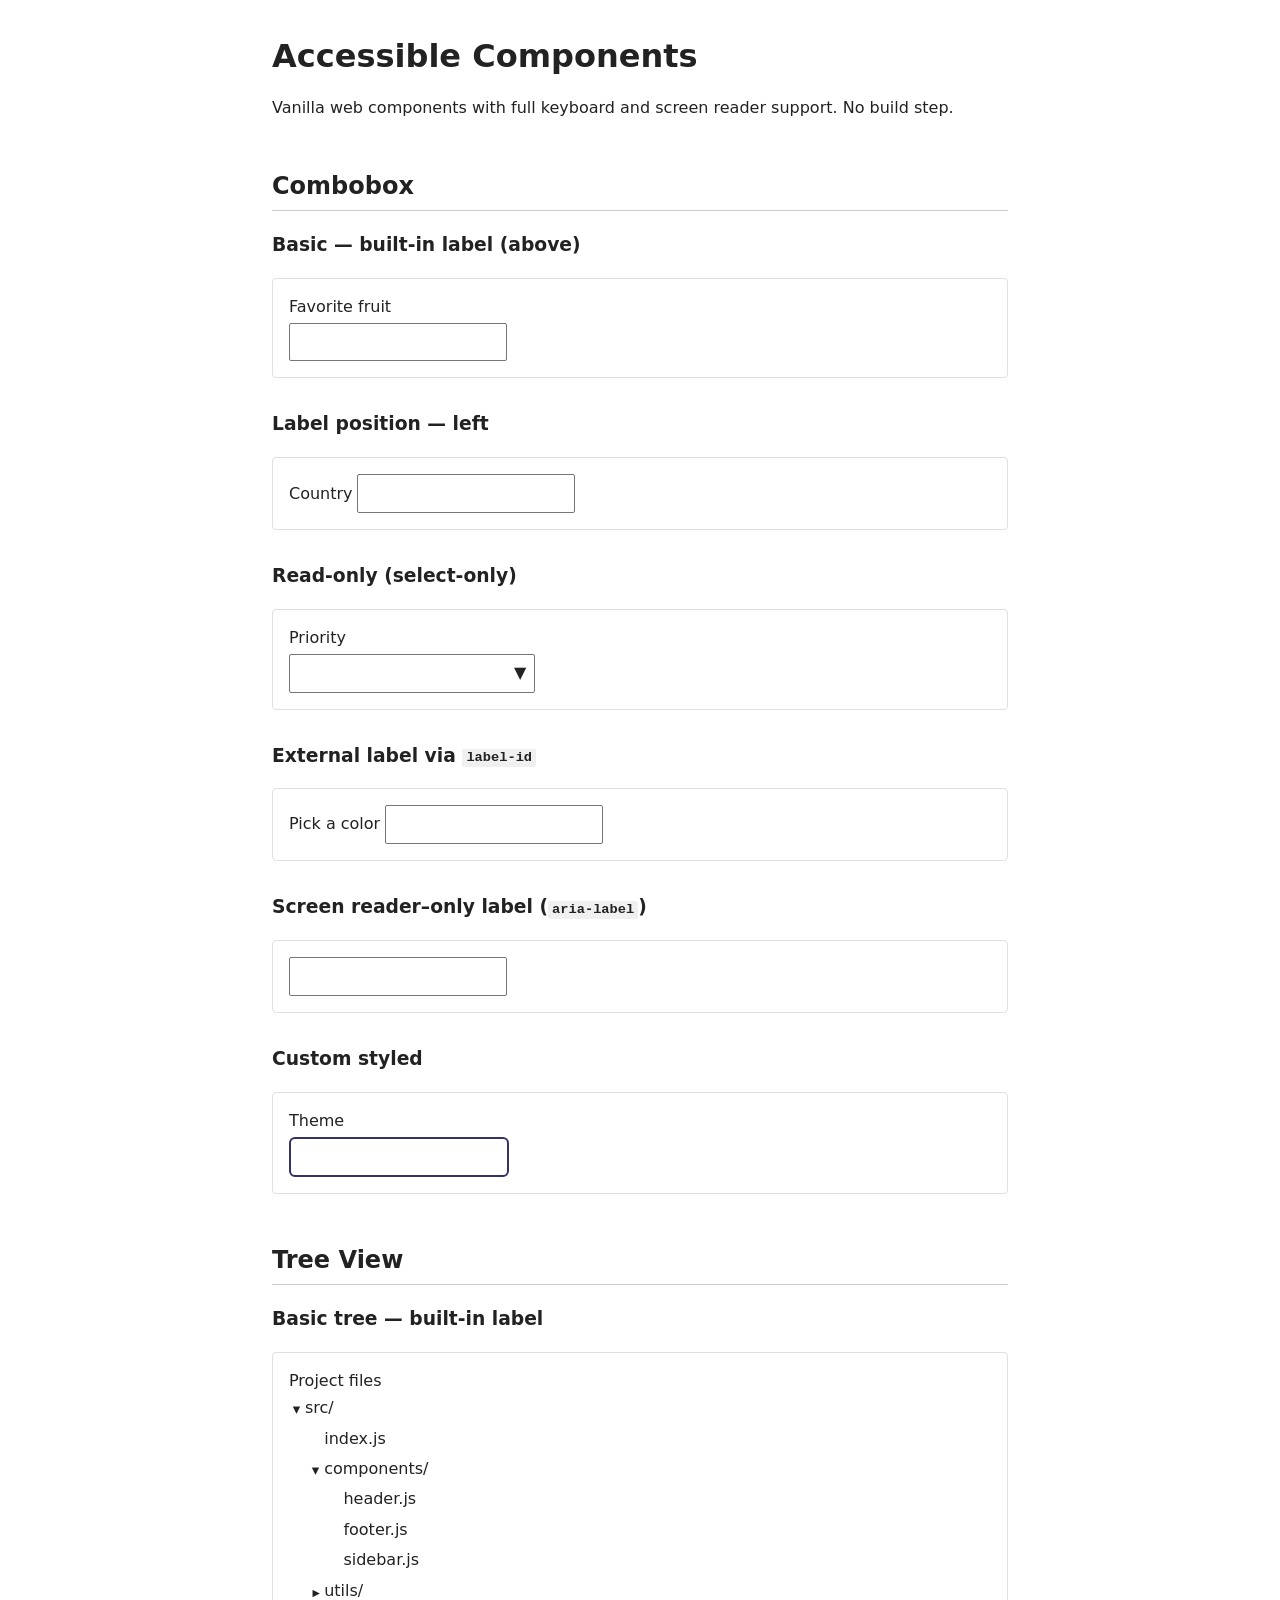
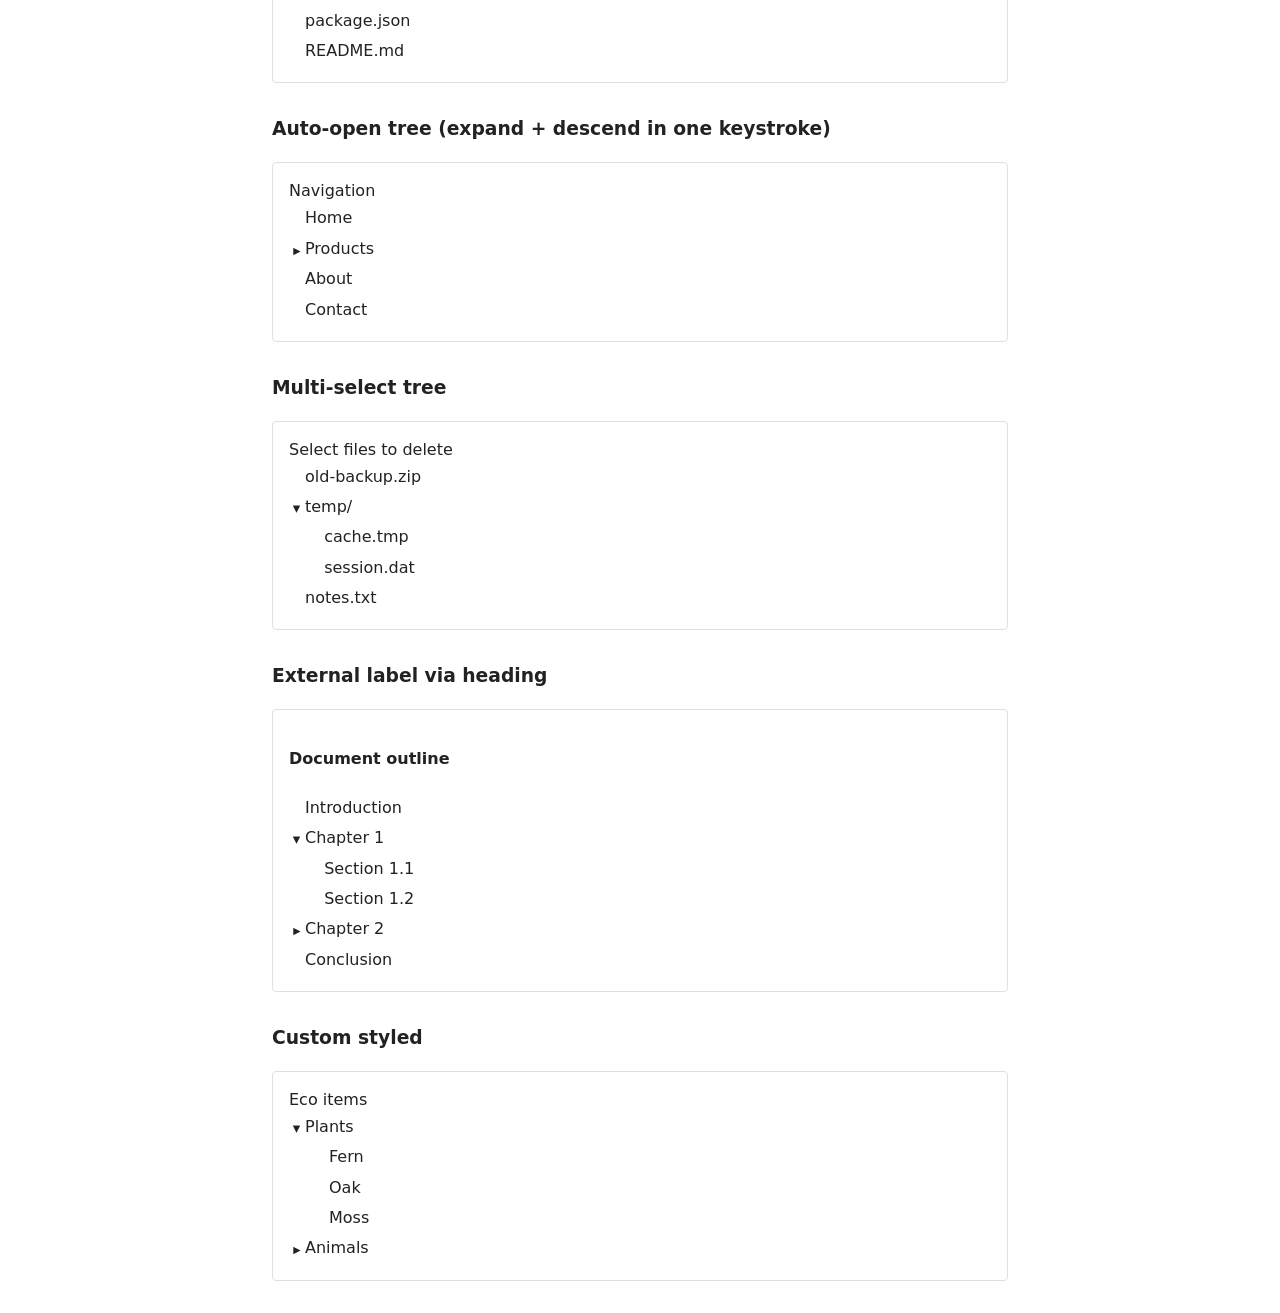
<file: index.html>
<!DOCTYPE html>
<html lang="en">
<head>
  <meta charset="UTF-8">
  <meta name="viewport" content="width=device-width, initial-scale=1.0">
  <meta http-equiv="Content-Security-Policy" content="default-src 'self'; style-src 'self' 'unsafe-inline'; script-src 'self'; base-uri 'self'; object-src 'none'; frame-ancestors 'none'">
  <title>Accessible Components — Demo</title>
  <script type="module" src="combobox/combobox.js"></script>
  <script type="module" src="tree/tree.js"></script>
  <style>
    *, *::before, *::after { box-sizing: border-box; }
    body {
      font-family: system-ui, -apple-system, sans-serif;
      max-width: 48em;
      margin: 2em auto;
      padding: 0 1em;
      line-height: 1.5;
      color: #222;
    }
    h1 { margin-bottom: 0.5em; }
    h2 { margin-top: 2em; border-bottom: 1px solid #ccc; padding-bottom: 0.25em; }
    section { margin-bottom: 2em; }
    .demo { padding: 1em; border: 1px solid #e0e0e0; border-radius: 4px; }
    .demo + .demo { margin-top: 1em; }
    code { background: #f0f0f0; padding: 0.1em 0.3em; border-radius: 2px; font-size: 0.9em; }

    /* Custom styling examples via ::part and custom properties */
    .styled-combo {
      --ac-combobox-border: 2px solid #336;
      --ac-combobox-border-radius: 6px;
      --ac-combobox-focus-outline: 2px solid #66a;
      --ac-combobox-active-bg: #336;
    }

    .styled-tree {
      --ac-tree-focus-outline: 2px solid #393;
      --ac-tree-selected-bg: #393;
      --ac-tree-indent: 1.5em;
    }

    .live-value {
      margin-top: 0.5em;
      font-size: 0.85em;
      color: #555;
    }
  </style>
</head>
<body>
  <h1>Accessible Components</h1>
  <p>Vanilla web components with full keyboard and screen reader support. No build step.</p>

  <!-- ===== Combobox demos ===== -->
  <h2>Combobox</h2>

  <section>
    <h3>Basic — built-in label (above)</h3>
    <div class="demo">
      <ac-combobox label="Favorite fruit" autocomplete="list">
        <option value="apple">Apple</option>
        <option value="banana">Banana</option>
        <option value="cherry">Cherry</option>
        <option value="grape">Grape</option>
        <option value="mango">Mango</option>
        <option value="orange">Orange</option>
        <option value="peach">Peach</option>
        <option value="strawberry">Strawberry</option>
      </ac-combobox>
    </div>
  </section>

  <section>
    <h3>Label position — left</h3>
    <div class="demo">
      <ac-combobox label="Country" label-position="left" autocomplete="list">
        <option value="ca">Canada</option>
        <option value="fr">France</option>
        <option value="de">Germany</option>
        <option value="jp">Japan</option>
        <option value="uk">United Kingdom</option>
        <option value="us">United States</option>
      </ac-combobox>
    </div>
  </section>

  <section>
    <h3>Read-only (select-only)</h3>
    <div class="demo">
      <ac-combobox label="Priority" readonly>
        <option value="low">Low</option>
        <option value="medium" selected>Medium</option>
        <option value="high">High</option>
        <option value="critical">Critical</option>
      </ac-combobox>
    </div>
  </section>

  <section>
    <h3>External label via <code>label-id</code></h3>
    <div class="demo">
      <label id="ext-label">Pick a color</label>
      <ac-combobox label-id="ext-label">
        <option value="red">Red</option>
        <option value="green">Green</option>
        <option value="blue">Blue</option>
        <option value="yellow">Yellow</option>
      </ac-combobox>
    </div>
  </section>

  <section>
    <h3>Screen reader–only label (<code>aria-label</code>)</h3>
    <div class="demo">
      <ac-combobox aria-label="Search cities" autocomplete="both">
        <option value="berlin">Berlin</option>
        <option value="london">London</option>
        <option value="paris">Paris</option>
        <option value="tokyo">Tokyo</option>
        <option value="new-york">New York</option>
      </ac-combobox>
    </div>
  </section>

  <section>
    <h3>Custom styled</h3>
    <div class="demo">
      <ac-combobox class="styled-combo" label="Theme" autocomplete="list">
        <option value="light">Light</option>
        <option value="dark">Dark</option>
        <option value="auto">System default</option>
      </ac-combobox>
    </div>
  </section>

  <!-- Live region for value announcements -->
  <div id="live-status" class="live-value" aria-live="polite" aria-atomic="true"></div>

  <!-- ===== Tree demos ===== -->
  <h2>Tree View</h2>

  <section>
    <h3>Basic tree — built-in label</h3>
    <div class="demo">
      <ac-tree label="Project files">
        <ac-tree-item label="src/" expanded>
          <ac-tree-item label="index.js"></ac-tree-item>
          <ac-tree-item label="components/" expanded>
            <ac-tree-item label="header.js"></ac-tree-item>
            <ac-tree-item label="footer.js"></ac-tree-item>
            <ac-tree-item label="sidebar.js"></ac-tree-item>
          </ac-tree-item>
          <ac-tree-item label="utils/">
            <ac-tree-item label="helpers.js"></ac-tree-item>
            <ac-tree-item label="format.js"></ac-tree-item>
          </ac-tree-item>
        </ac-tree-item>
        <ac-tree-item label="package.json"></ac-tree-item>
        <ac-tree-item label="README.md"></ac-tree-item>
      </ac-tree>
    </div>
  </section>

  <section>
    <h3>Auto-open tree (expand + descend in one keystroke)</h3>
    <div class="demo">
      <ac-tree label="Navigation" auto-open>
        <ac-tree-item label="Home"></ac-tree-item>
        <ac-tree-item label="Products">
          <ac-tree-item label="Software">
            <ac-tree-item label="Desktop"></ac-tree-item>
            <ac-tree-item label="Mobile"></ac-tree-item>
          </ac-tree-item>
          <ac-tree-item label="Hardware"></ac-tree-item>
        </ac-tree-item>
        <ac-tree-item label="About"></ac-tree-item>
        <ac-tree-item label="Contact"></ac-tree-item>
      </ac-tree>
    </div>
  </section>

  <section>
    <h3>Multi-select tree</h3>
    <div class="demo">
      <ac-tree label="Select files to delete" multiselectable>
        <ac-tree-item label="old-backup.zip"></ac-tree-item>
        <ac-tree-item label="temp/" expanded>
          <ac-tree-item label="cache.tmp"></ac-tree-item>
          <ac-tree-item label="session.dat"></ac-tree-item>
        </ac-tree-item>
        <ac-tree-item label="notes.txt"></ac-tree-item>
      </ac-tree>
    </div>
  </section>

  <section>
    <h3>External label via heading</h3>
    <div class="demo">
      <h4 id="tree-heading">Document outline</h4>
      <ac-tree label-id="tree-heading">
        <ac-tree-item label="Introduction"></ac-tree-item>
        <ac-tree-item label="Chapter 1" expanded>
          <ac-tree-item label="Section 1.1"></ac-tree-item>
          <ac-tree-item label="Section 1.2"></ac-tree-item>
        </ac-tree-item>
        <ac-tree-item label="Chapter 2">
          <ac-tree-item label="Section 2.1"></ac-tree-item>
        </ac-tree-item>
        <ac-tree-item label="Conclusion"></ac-tree-item>
      </ac-tree>
    </div>
  </section>

  <section>
    <h3>Custom styled</h3>
    <div class="demo">
      <ac-tree class="styled-tree" label="Eco items">
        <ac-tree-item label="Plants" expanded>
          <ac-tree-item label="Fern"></ac-tree-item>
          <ac-tree-item label="Oak"></ac-tree-item>
          <ac-tree-item label="Moss"></ac-tree-item>
        </ac-tree-item>
        <ac-tree-item label="Animals">
          <ac-tree-item label="Fox"></ac-tree-item>
          <ac-tree-item label="Owl"></ac-tree-item>
        </ac-tree-item>
      </ac-tree>
    </div>
  </section>

  <script type="module">
    const liveRegion = document.getElementById('live-status');

    document.addEventListener('ac-select', e => {
      const combo = e.target.closest('ac-combobox');
      if (!combo) return;
      const name = combo.getAttribute('label')
        || combo.getAttribute('aria-label')
        || 'Combobox';
      liveRegion.textContent = `${name}: selected "${e.detail.label}" (value: ${e.detail.value})`;
    });

    document.addEventListener('change', e => {
      const tree = e.target.closest('ac-tree');
      if (!tree) return;
      const name = tree.getAttribute('label')
        || tree.getAttribute('aria-label')
        || 'Tree';
      const val = tree.value;
      const display = Array.isArray(val) ? JSON.stringify(val) : val;
      liveRegion.textContent = `${name}: value = ${display}`;
    });
  </script>
</body>
</html>
</file>
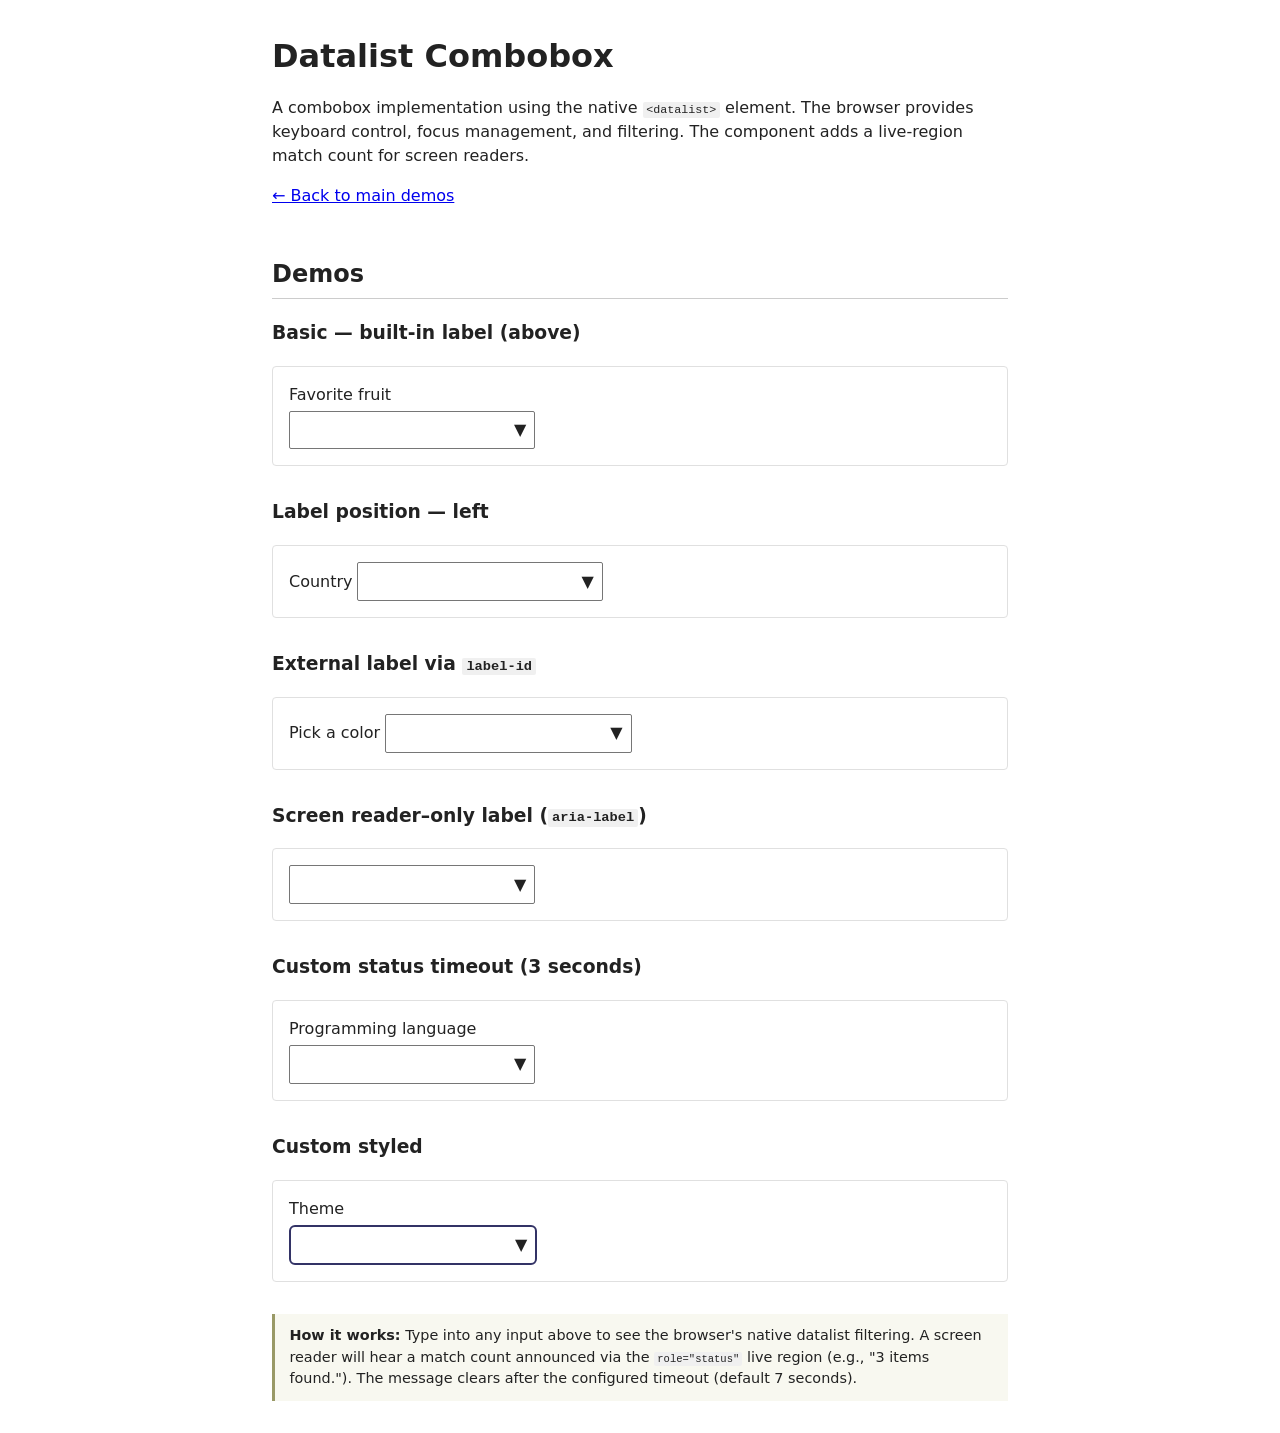
<file: datalist-combobox/index.html>
<!DOCTYPE html>
<html lang="en">
<head>
  <meta charset="UTF-8">
  <meta name="viewport" content="width=device-width, initial-scale=1.0">
  <meta http-equiv="Content-Security-Policy" content="default-src 'self'; style-src 'self' 'unsafe-inline'; script-src 'self'; base-uri 'self'; object-src 'none'; frame-ancestors 'none'">
  <title>Datalist Combobox — Demo</title>
  <script type="module" src="combobox.js"></script>
  <style>
    *, *::before, *::after { box-sizing: border-box; }
    body {
      font-family: system-ui, -apple-system, sans-serif;
      max-width: 48em;
      margin: 2em auto;
      padding: 0 1em;
      line-height: 1.5;
      color: #222;
    }
    h1 { margin-bottom: 0.5em; }
    h2 { margin-top: 2em; border-bottom: 1px solid #ccc; padding-bottom: 0.25em; }
    section { margin-bottom: 2em; }
    .demo { padding: 1em; border: 1px solid #e0e0e0; border-radius: 4px; }
    .demo + .demo { margin-top: 1em; }
    code { background: #f0f0f0; padding: 0.1em 0.3em; border-radius: 2px; font-size: 0.9em; }
    .note {
      margin-top: 1em;
      padding: 0.75em 1em;
      background: #f8f8f0;
      border-left: 3px solid #996;
      font-size: 0.9em;
    }

    .styled-combo {
      --ac-combobox-border: 2px solid #336;
      --ac-combobox-border-radius: 6px;
      --ac-combobox-focus-outline: 2px solid #66a;
    }
  </style>
</head>
<body>
  <h1>Datalist Combobox</h1>
  <p>
    A combobox implementation using the native <code>&lt;datalist&gt;</code> element.
    The browser provides keyboard control, focus management, and filtering.
    The component adds a live-region match count for screen readers.
  </p>
  <p><a href="../index.html">&larr; Back to main demos</a></p>

  <h2>Demos</h2>

  <section>
    <h3>Basic &mdash; built-in label (above)</h3>
    <div class="demo">
      <ac-combobox label="Favorite fruit">
        <option value="apple">Apple</option>
        <option value="banana">Banana</option>
        <option value="cherry">Cherry</option>
        <option value="grape">Grape</option>
        <option value="mango">Mango</option>
        <option value="orange">Orange</option>
        <option value="peach">Peach</option>
        <option value="strawberry">Strawberry</option>
      </ac-combobox>
    </div>
  </section>

  <section>
    <h3>Label position &mdash; left</h3>
    <div class="demo">
      <ac-combobox label="Country" label-position="left">
        <option value="ca">Canada</option>
        <option value="fr">France</option>
        <option value="de">Germany</option>
        <option value="jp">Japan</option>
        <option value="uk">United Kingdom</option>
        <option value="us">United States</option>
      </ac-combobox>
    </div>
  </section>

  <section>
    <h3>External label via <code>label-id</code></h3>
    <div class="demo">
      <label id="ext-label">Pick a color</label>
      <ac-combobox label-id="ext-label">
        <option value="red">Red</option>
        <option value="green">Green</option>
        <option value="blue">Blue</option>
        <option value="yellow">Yellow</option>
      </ac-combobox>
    </div>
  </section>

  <section>
    <h3>Screen reader&ndash;only label (<code>aria-label</code>)</h3>
    <div class="demo">
      <ac-combobox aria-label="Search cities">
        <option value="berlin">Berlin</option>
        <option value="london">London</option>
        <option value="paris">Paris</option>
        <option value="tokyo">Tokyo</option>
        <option value="new-york">New York</option>
      </ac-combobox>
    </div>
  </section>

  <section>
    <h3>Custom status timeout (3 seconds)</h3>
    <div class="demo">
      <ac-combobox label="Programming language" status-timeout="3">
        <option value="js">JavaScript</option>
        <option value="py">Python</option>
        <option value="rs">Rust</option>
        <option value="go">Go</option>
        <option value="ts">TypeScript</option>
        <option value="java">Java</option>
        <option value="cs">C#</option>
        <option value="rb">Ruby</option>
      </ac-combobox>
    </div>
  </section>

  <section>
    <h3>Custom styled</h3>
    <div class="demo">
      <ac-combobox class="styled-combo" label="Theme">
        <option value="light">Light</option>
        <option value="dark">Dark</option>
        <option value="auto">System default</option>
      </ac-combobox>
    </div>
  </section>

  <div class="note">
    <strong>How it works:</strong> Type into any input above to see the browser's native datalist filtering.
    A screen reader will hear a match count announced via the <code>role="status"</code> live region
    (e.g., "3 items found."). The message clears after the configured timeout (default 7 seconds).
  </div>
</body>
</html>
</file>
